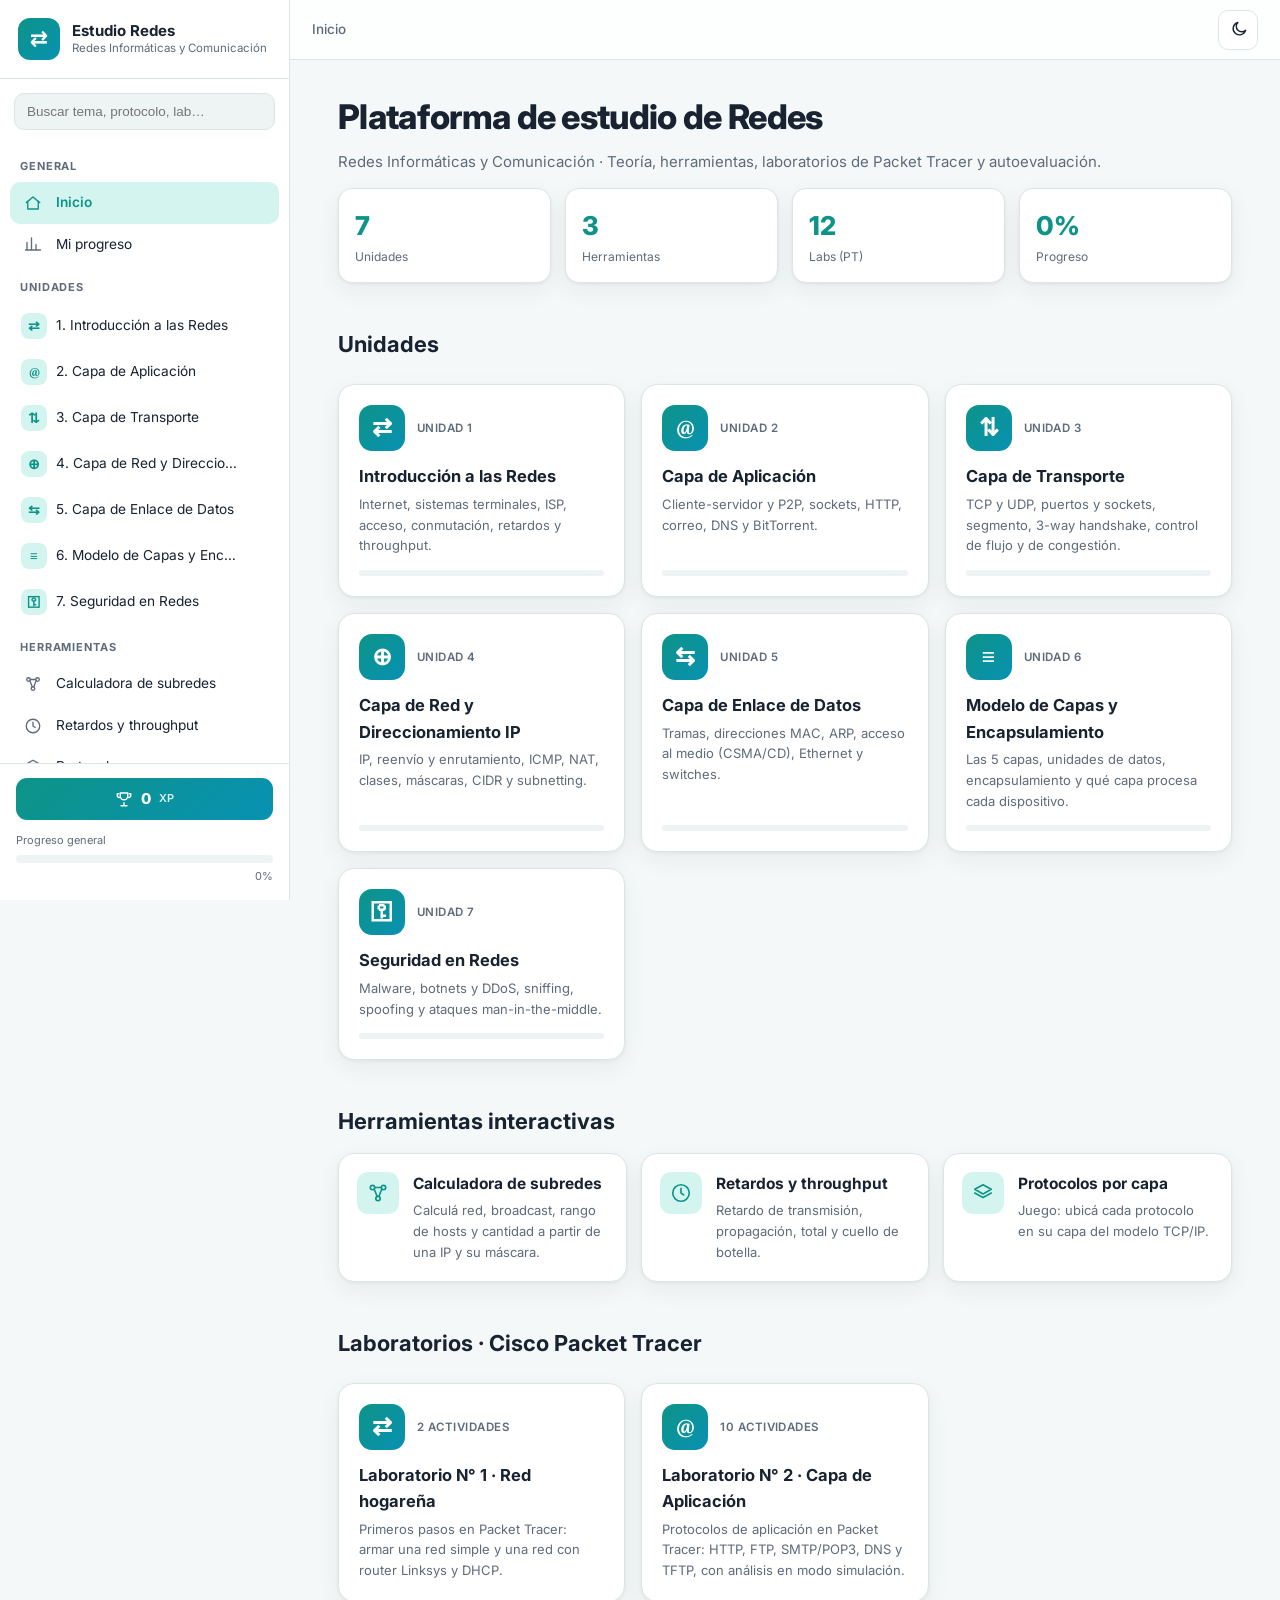
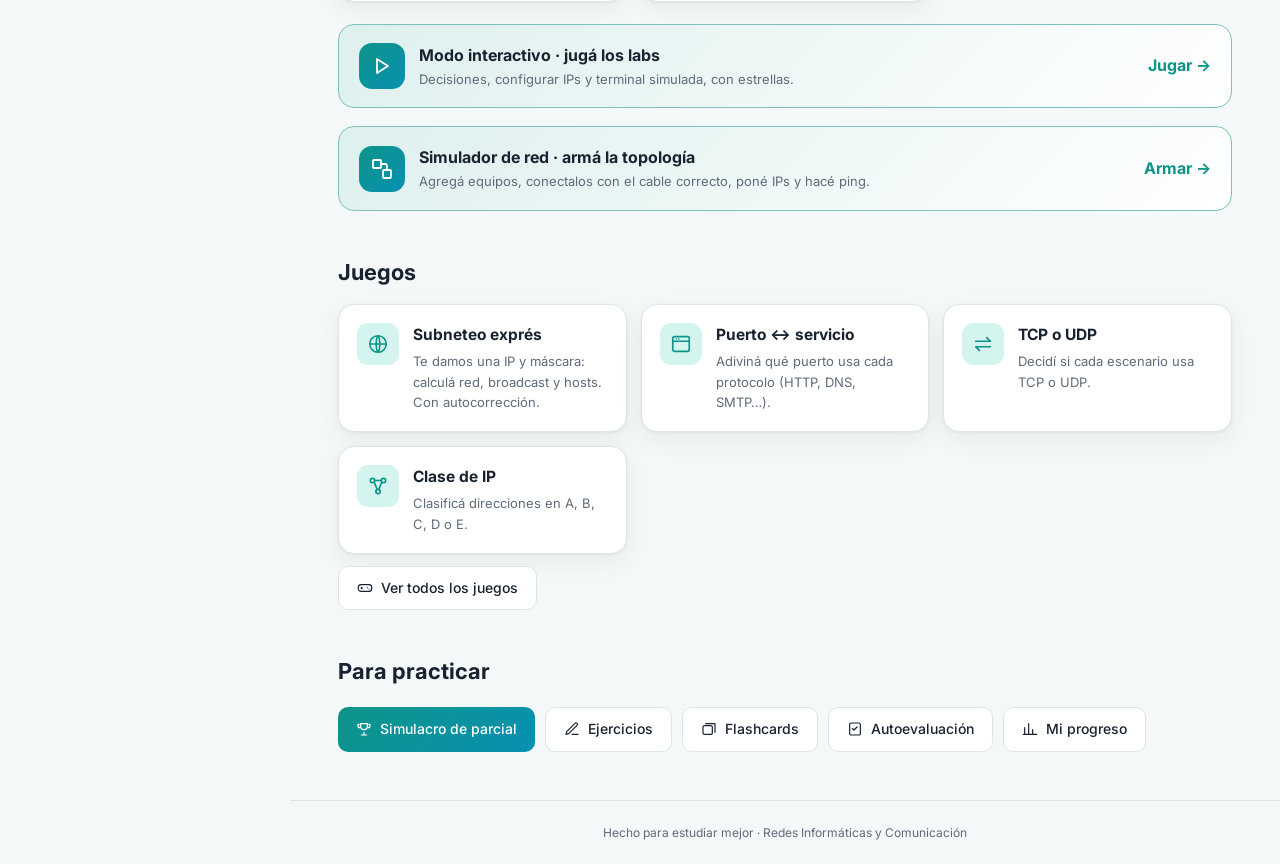
<file: index.html>
<!DOCTYPE html>
<html lang="es">
<head>
  <meta charset="UTF-8" />
  <meta name="viewport" content="width=device-width, initial-scale=1.0, viewport-fit=cover" />
  <meta name="description" content="Plataforma interactiva de estudio de Redes Informáticas y Comunicación: teoría, herramientas, laboratorios de Cisco Packet Tracer, flashcards y autoevaluación." />
  <meta name="theme-color" content="#0d9488" />
  <title>Estudio de Redes · Plataforma interactiva</title>

  <link rel="manifest" href="manifest.webmanifest" />
  <link rel="icon" href="icon-192.png" />
  <link rel="apple-touch-icon" href="icon-180.png" />
  <meta name="apple-mobile-web-app-capable" content="yes" />
  <meta name="apple-mobile-web-app-status-bar-style" content="black-translucent" />
  <meta name="apple-mobile-web-app-title" content="Redes" />

  <link rel="stylesheet" href="css/styles.css" />
  <link rel="preconnect" href="https://fonts.googleapis.com" />
  <link rel="preconnect" href="https://fonts.gstatic.com" crossorigin />
  <link href="https://fonts.googleapis.com/css2?family=Inter:wght@400;500;600;700;800&family=Lora:ital@0;1&display=swap" rel="stylesheet" />
</head>
<body data-theme="light">

  <!-- ======================= SIDEBAR ======================= -->
  <aside class="sidebar" id="sidebar">
    <div class="sidebar__brand">
      <div class="brand__logo">⇄</div>
      <div class="brand__text">
        <strong>Estudio Redes</strong>
        <span>Redes Informáticas y Comunicación</span>
      </div>
      <button class="sidebar__close" id="sidebarClose" aria-label="Cerrar menú">✕</button>
    </div>

    <div class="sidebar__search">
      <input type="search" id="searchInput" placeholder="Buscar tema, protocolo, lab…" autocomplete="off" />
      <div class="search__results" id="searchResults"></div>
    </div>

    <nav class="sidebar__nav" id="mainNav"><!-- generado por JS --></nav>

    <div class="sidebar__footer">
      <div class="xp-badge" id="xpBadge"></div>
      <div class="progress-mini">
        <div class="progress-mini__label">Progreso general</div>
        <div class="progress-bar"><span id="globalProgressBar"></span></div>
        <div class="progress-mini__pct" id="globalProgressPct">0%</div>
      </div>
    </div>
  </aside>
  <div class="sidebar__overlay" id="sidebarOverlay"></div>

  <!-- ======================= MAIN ======================= -->
  <div class="app">
    <header class="topbar">
      <button class="topbar__menu" id="menuToggle" aria-label="Abrir menú">☰</button>
      <div class="topbar__crumbs" id="breadcrumbs">Inicio</div>
      <div class="topbar__actions">
        <button class="icon-btn" id="themeToggle" title="Modo claro / oscuro" aria-label="Cambiar tema">🌙</button>
      </div>
    </header>

    <main class="content" id="content"><!-- generado por JS --></main>

    <footer class="footer">
      <span>Hecho para estudiar mejor · Redes Informáticas y Comunicación</span>
    </footer>
  </div>

  <!-- ======================= SCRIPTS ======================= -->
  <script src="js/data.js"></script>
  <script src="js/decks.js"></script>
  <script src="js/practice.js"></script>
  <script src="js/labs.js"></script>
  <script src="js/lab-sim.js"></script>
  <script src="js/net-sim.js"></script>
  <script src="js/tools.js"></script>
  <script src="js/games.js"></script>
  <script src="js/app.js"></script>
</body>
</html>
</file>
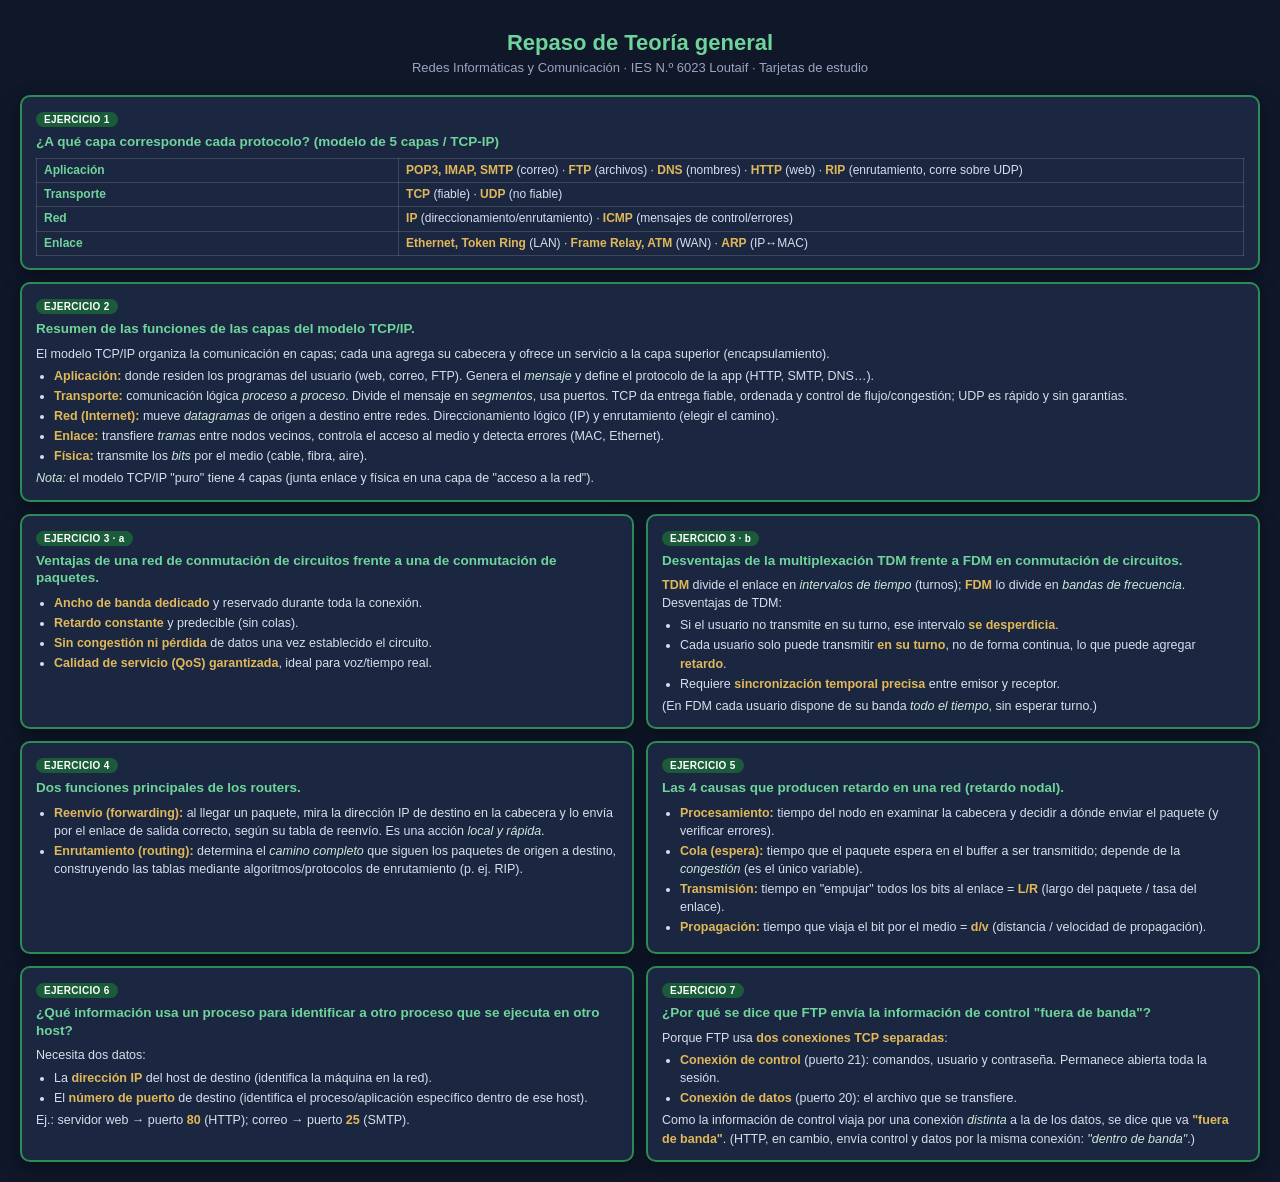
<file: Tarjetas-Parcial-Teoria.html>
<!DOCTYPE html>
<html lang="es">
<head>
<meta charset="UTF-8">
<title>Tarjetas de Estudio </title>
<style>
  * { box-sizing: border-box; }
  body {
    font-family: "Segoe UI", Arial, sans-serif;
    margin: 0; padding: 20px;
    background: #f0f0f0; color: #1a1a1a;
  }
  h1 { text-align: center; color: #1a5b3a; font-size: 22px; margin: 10px 0 4px; }
  .subtitle { text-align: center; color: #555; font-size: 13px; margin-bottom: 20px; }
  .grid { display: grid; grid-template-columns: 1fr 1fr; gap: 12px; }
  .card {
    border: 2px solid #1a5b3a; border-radius: 10px; padding: 12px 14px;
    background: #fff; page-break-inside: avoid; break-inside: avoid;
    box-shadow: 0 1px 3px rgba(0,0,0,0.12);
  }
  .card.wide { grid-column: 1 / -1; }
  .tag {
    display: inline-block; background: #1a5b3a; color: #fff; font-size: 10px;
    font-weight: bold; padding: 2px 8px; border-radius: 10px; margin-bottom: 6px;
    letter-spacing: 0.3px;
  }
  .q { font-weight: bold; font-size: 13.5px; color: #1a5b3a; margin-bottom: 7px; line-height: 1.3; }
  .a { font-size: 12.5px; line-height: 1.45; }
  .a ul { margin: 4px 0; padding-left: 18px; }
  .a li { margin-bottom: 2px; }
  .a strong { color: #b8860b; }
  table.layers { width: 100%; border-collapse: collapse; font-size: 12px; margin-top: 4px; }
  table.layers td { border: 1px solid #cdd9d2; padding: 3px 7px; vertical-align: top; }
  table.layers td.cap { font-weight: bold; color: #1a5b3a; white-space: nowrap; width: 30%; }
  @media print {
    body { background: #fff; padding: 0; }
    .grid { gap: 8px; }
    .card { box-shadow: none; }
    h1 { font-size: 18px; }
    @page { margin: 1cm; }
  }
/* ===== Tema oscuro (solo pantalla; al imprimir queda claro) ===== */
@media screen {
  body { background: #0f1729; color: #e8ecf4; }
  h1 { color: #6fd49b; }
  .subtitle { color: #9aa6c0; }
  .card { background: #1b2740; border-color: #2e8b57; box-shadow: 0 6px 18px rgba(0,0,0,.40); }
  .q { color: #6fd49b; }
  .a { color: #d7deec; }
  .a strong { color: #e0b85a; }
  .a em { color: #cfe6da; }
  table.layers td { border-color: rgba(255,255,255,.14); }
  table.layers td.cap { color: #6fd49b; }
}
</style>
</head>
<body>
<h1>Repaso de Teoría general</h1>
<div class="subtitle">Redes Informáticas y Comunicación · IES N.º 6023 Loutaif · Tarjetas de estudio</div>

<div class="grid">

  <!-- ===== EJERCICIO 1 ===== -->
  <div class="card wide">
    <span class="tag">EJERCICIO 1</span>
    <div class="q">¿A qué capa corresponde cada protocolo? (modelo de 5 capas / TCP-IP)</div>
    <div class="a">
      <table class="layers">
        <tr><td class="cap">Aplicación</td><td><strong>POP3, IMAP, SMTP</strong> (correo) · <strong>FTP</strong> (archivos) · <strong>DNS</strong> (nombres) · <strong>HTTP</strong> (web) · <strong>RIP</strong> (enrutamiento, corre sobre UDP)</td></tr>
        <tr><td class="cap">Transporte</td><td><strong>TCP</strong> (fiable) · <strong>UDP</strong> (no fiable)</td></tr>
        <tr><td class="cap">Red</td><td><strong>IP</strong> (direccionamiento/enrutamiento) · <strong>ICMP</strong> (mensajes de control/errores)</td></tr>
        <tr><td class="cap">Enlace</td><td><strong>Ethernet, Token Ring</strong> (LAN) · <strong>Frame Relay, ATM</strong> (WAN) · <strong>ARP</strong> (IP↔MAC)</td></tr>
      </table>
    </div>
  </div>

  <!-- ===== EJERCICIO 2 ===== -->
  <div class="card wide">
    <span class="tag">EJERCICIO 2</span>
    <div class="q">Resumen de las funciones de las capas del modelo TCP/IP.</div>
    <div class="a">
      El modelo TCP/IP organiza la comunicación en capas; cada una agrega su cabecera y ofrece un servicio a la capa superior (encapsulamiento).
      <ul>
        <li><strong>Aplicación:</strong> donde residen los programas del usuario (web, correo, FTP). Genera el <em>mensaje</em> y define el protocolo de la app (HTTP, SMTP, DNS…).</li>
        <li><strong>Transporte:</strong> comunicación lógica <em>proceso a proceso</em>. Divide el mensaje en <em>segmentos</em>, usa puertos. TCP da entrega fiable, ordenada y control de flujo/congestión; UDP es rápido y sin garantías.</li>
        <li><strong>Red (Internet):</strong> mueve <em>datagramas</em> de origen a destino entre redes. Direccionamiento lógico (IP) y enrutamiento (elegir el camino).</li>
        <li><strong>Enlace:</strong> transfiere <em>tramas</em> entre nodos vecinos, controla el acceso al medio y detecta errores (MAC, Ethernet).</li>
        <li><strong>Física:</strong> transmite los <em>bits</em> por el medio (cable, fibra, aire).</li>
      </ul>
      <em>Nota:</em> el modelo TCP/IP "puro" tiene 4 capas (junta enlace y física en una capa de "acceso a la red").
    </div>
  </div>

  <!-- ===== EJERCICIO 3a ===== -->
  <div class="card">
    <span class="tag">EJERCICIO 3 · a</span>
    <div class="q">Ventajas de una red de conmutación de circuitos frente a una de conmutación de paquetes.</div>
    <div class="a">
      <ul>
        <li><strong>Ancho de banda dedicado</strong> y reservado durante toda la conexión.</li>
        <li><strong>Retardo constante</strong> y predecible (sin colas).</li>
        <li><strong>Sin congestión ni pérdida</strong> de datos una vez establecido el circuito.</li>
        <li><strong>Calidad de servicio (QoS) garantizada</strong>, ideal para voz/tiempo real.</li>
      </ul>
    </div>
  </div>

  <!-- ===== EJERCICIO 3b ===== -->
  <div class="card">
    <span class="tag">EJERCICIO 3 · b</span>
    <div class="q">Desventajas de la multiplexación TDM frente a FDM en conmutación de circuitos.</div>
    <div class="a">
      <strong>TDM</strong> divide el enlace en <em>intervalos de tiempo</em> (turnos); <strong>FDM</strong> lo divide en <em>bandas de frecuencia</em>. Desventajas de TDM:
      <ul>
        <li>Si el usuario no transmite en su turno, ese intervalo <strong>se desperdicia</strong>.</li>
        <li>Cada usuario solo puede transmitir <strong>en su turno</strong>, no de forma continua, lo que puede agregar <strong>retardo</strong>.</li>
        <li>Requiere <strong>sincronización temporal precisa</strong> entre emisor y receptor.</li>
      </ul>
      (En FDM cada usuario dispone de su banda <em>todo el tiempo</em>, sin esperar turno.)
    </div>
  </div>

  <!-- ===== EJERCICIO 4 ===== -->
  <div class="card">
    <span class="tag">EJERCICIO 4</span>
    <div class="q">Dos funciones principales de los routers.</div>
    <div class="a">
      <ul>
        <li><strong>Reenvío (forwarding):</strong> al llegar un paquete, mira la dirección IP de destino en la cabecera y lo envía por el enlace de salida correcto, según su tabla de reenvío. Es una acción <em>local y rápida</em>.</li>
        <li><strong>Enrutamiento (routing):</strong> determina el <em>camino completo</em> que siguen los paquetes de origen a destino, construyendo las tablas mediante algoritmos/protocolos de enrutamiento (p. ej. RIP).</li>
      </ul>
    </div>
  </div>

  <!-- ===== EJERCICIO 5 ===== -->
  <div class="card">
    <span class="tag">EJERCICIO 5</span>
    <div class="q">Las 4 causas que producen retardo en una red (retardo nodal).</div>
    <div class="a">
      <ul>
        <li><strong>Procesamiento:</strong> tiempo del nodo en examinar la cabecera y decidir a dónde enviar el paquete (y verificar errores).</li>
        <li><strong>Cola (espera):</strong> tiempo que el paquete espera en el buffer a ser transmitido; depende de la <em>congestión</em> (es el único variable).</li>
        <li><strong>Transmisión:</strong> tiempo en "empujar" todos los bits al enlace = <strong>L/R</strong> (largo del paquete / tasa del enlace).</li>
        <li><strong>Propagación:</strong> tiempo que viaja el bit por el medio = <strong>d/v</strong> (distancia / velocidad de propagación).</li>
      </ul>
    </div>
  </div>

  <!-- ===== EJERCICIO 6 ===== -->
  <div class="card">
    <span class="tag">EJERCICIO 6</span>
    <div class="q">¿Qué información usa un proceso para identificar a otro proceso que se ejecuta en otro host?</div>
    <div class="a">
      Necesita dos datos:
      <ul>
        <li>La <strong>dirección IP</strong> del host de destino (identifica la máquina en la red).</li>
        <li>El <strong>número de puerto</strong> de destino (identifica el proceso/aplicación específico dentro de ese host).</li>
      </ul>
      Ej.: servidor web → puerto <strong>80</strong> (HTTP); correo → puerto <strong>25</strong> (SMTP).
    </div>
  </div>

  <!-- ===== EJERCICIO 7 ===== -->
  <div class="card">
    <span class="tag">EJERCICIO 7</span>
    <div class="q">¿Por qué se dice que FTP envía la información de control "fuera de banda"?</div>
    <div class="a">
      Porque FTP usa <strong>dos conexiones TCP separadas</strong>:
      <ul>
        <li><strong>Conexión de control</strong> (puerto 21): comandos, usuario y contraseña. Permanece abierta toda la sesión.</li>
        <li><strong>Conexión de datos</strong> (puerto 20): el archivo que se transfiere.</li>
      </ul>
      Como la información de control viaja por una conexión <em>distinta</em> a la de los datos, se dice que va <strong>"fuera de banda"</strong>. (HTTP, en cambio, envía control y datos por la misma conexión: <em>"dentro de banda"</em>.)
    </div>
  </div>

</div>
</body>
</html>
</file>
<file: css/styles.css>
/* ============================================================
   Estudio Redes — Hoja de estilos
   Plataforma de estudio: Redes Informáticas y Comunicación
   Arquitectura espejo de "Estudio Matemática" · acento teal
   ============================================================ */
:root {
  --accent: #0d9488;
  --accent-2: #0891b2;
  --accent-soft: #d4f5ef;
  --ok: #16a34a;
  --ok-soft: #dcfce7;
  --bad: #dc2626;
  --bad-soft: #fee2e2;
  --warn: #d97706;
  --warn-soft: #fef3c7;

  --bg: #f5f8f8;
  --surface: #ffffff;
  --surface-2: #eef3f3;
  --border: #dde6e6;
  --text: #182230;
  --muted: #5f6b7a;
  --shadow: 0 1px 3px rgba(15, 35, 40, .06), 0 8px 24px rgba(15, 35, 40, .06);
  --radius: 16px;
  --sidebar-w: 290px;
  --header-h: 60px;
}

[data-theme="dark"] {
  --accent: #2dd4bf;
  --accent-2: #22d3ee;
  --accent-soft: #0c3b38;
  --ok: #4ade80;
  --ok-soft: #14321f;
  --bad: #f87171;
  --bad-soft: #3a1a1a;
  --warn: #fbbf24;
  --warn-soft: #3a2e10;

  --bg: #0c1116;
  --surface: #131b22;
  --surface-2: #1a242d;
  --border: #283642;
  --text: #e6edf3;
  --muted: #93a1b0;
  --shadow: 0 1px 3px rgba(0,0,0,.4), 0 12px 30px rgba(0,0,0,.35);
}

* { box-sizing: border-box; }
html { scroll-behavior: smooth; }
body {
  margin: 0;
  font-family: 'Inter', system-ui, -apple-system, Segoe UI, Roboto, sans-serif;
  background: var(--bg);
  color: var(--text);
  -webkit-font-smoothing: antialiased;
  line-height: 1.6;
}
a { color: var(--accent); text-decoration: none; }
button { font-family: inherit; cursor: pointer; }

/* ===================== ICONOS + BADGES ===================== */
.ic { width: 18px; height: 18px; flex-shrink: 0; vertical-align: -3px; }
.ic--title { width: 26px; height: 26px; vertical-align: -4px; color: var(--accent); }
.btn .ic { width: 16px; height: 16px; vertical-align: -2px; }
.ubadge {
  display: inline-grid; place-items: center;
  width: 30px; height: 30px; border-radius: 9px; flex-shrink: 0;
  background: var(--accent-soft); color: var(--accent);
  font-weight: 700; font-size: 16px; line-height: 1;
  font-family: 'Lora', Georgia, 'Times New Roman', serif;
}
.ubadge--lg { width: 46px; height: 46px; border-radius: 13px; font-size: 24px;
  background: linear-gradient(135deg, var(--accent), var(--accent-2)); color: #fff; }

/* ===================== SIDEBAR ===================== */
.sidebar {
  position: fixed;
  inset: 0 auto 0 0;
  width: var(--sidebar-w);
  background: var(--surface);
  border-right: 1px solid var(--border);
  display: flex;
  flex-direction: column;
  z-index: 50;
  transition: transform .25s ease;
}
.sidebar__brand {
  display: flex;
  align-items: center;
  gap: 12px;
  padding: 18px 18px;
  border-bottom: 1px solid var(--border);
}
.brand__logo {
  width: 42px; height: 42px;
  border-radius: 12px;
  background: linear-gradient(135deg, var(--accent), var(--accent-2));
  color: #fff;
  display: grid; place-items: center;
  font-size: 22px; font-weight: 800;
  flex-shrink: 0;
}
.brand__text { display: flex; flex-direction: column; line-height: 1.25; }
.brand__text strong { font-size: 15px; }
.brand__text span { font-size: 11.5px; color: var(--muted); }
.sidebar__close { display: none; margin-left: auto; background: none; border: none; color: var(--muted); font-size: 18px; }

.sidebar__search { padding: 14px 14px 6px; position: relative; }
.sidebar__search input {
  width: 100%;
  padding: 10px 12px;
  border: 1px solid var(--border);
  border-radius: 10px;
  background: var(--surface-2);
  color: var(--text);
  font-size: 13.5px;
}
.sidebar__search input:focus { outline: 2px solid var(--accent); outline-offset: 0; }
.search__results {
  position: absolute;
  left: 14px; right: 14px; top: 52px;
  background: var(--surface);
  border: 1px solid var(--border);
  border-radius: 10px;
  box-shadow: var(--shadow);
  z-index: 60;
  max-height: 320px;
  overflow-y: auto;
  display: none;
}
.search__results.open { display: block; }
.search__item { padding: 9px 12px; font-size: 13px; cursor: pointer; border-bottom: 1px solid var(--border); }
.search__item:last-child { border-bottom: none; }
.search__item:hover { background: var(--accent-soft); }
.search__item small { display: block; color: var(--muted); font-size: 11px; }

.sidebar__nav { flex: 1; overflow-y: auto; padding: 8px 10px 20px; }
.nav__group-title {
  font-size: 11px; text-transform: uppercase; letter-spacing: .08em;
  color: var(--muted); padding: 14px 10px 6px; font-weight: 700;
}
.nav__item {
  display: flex; align-items: center; gap: 11px;
  width: 100%;
  padding: 10px 11px;
  border: none; background: none;
  color: var(--text);
  border-radius: 10px;
  font-size: 13.7px;
  text-align: left;
  position: relative;
}
.nav__item:hover { background: var(--surface-2); }
.nav__item.active { background: var(--accent-soft); color: var(--accent); font-weight: 600; }
.nav__item .nav__ic { display: grid; place-items: center; width: 24px; color: var(--muted); }
.nav__item.active .nav__ic { color: var(--accent); }
.nav__item .nav__ic .ubadge { width: 26px; height: 26px; font-size: 14px; border-radius: 8px; }
.nav__label { flex: 1; overflow: hidden; text-overflow: ellipsis; white-space: nowrap; }
.nav__item .nav__check {
  margin-left: auto; color: var(--ok);
  opacity: 0; transition: opacity .2s;
}
.nav__item .nav__check .ic { width: 15px; height: 15px; }
.nav__item.completed .nav__check { opacity: 1; }

.sidebar__footer { padding: 14px 16px; border-top: 1px solid var(--border); }
.progress-mini__label { font-size: 11px; color: var(--muted); margin-bottom: 6px; }
.progress-bar { height: 8px; background: var(--surface-2); border-radius: 99px; overflow: hidden; }
.progress-bar span { display: block; height: 100%; width: 0%; background: linear-gradient(90deg, var(--accent), var(--accent-2)); transition: width .5s ease; }
.progress-mini__pct { font-size: 11px; color: var(--muted); margin-top: 5px; text-align: right; }

.sidebar__overlay {
  position: fixed; inset: 0; background: rgba(0,0,0,.45);
  z-index: 40; opacity: 0; pointer-events: none; transition: opacity .25s;
}
.sidebar__overlay.show { opacity: 1; pointer-events: auto; }

/* ===================== APP / CONTENT ===================== */
.app { margin-left: var(--sidebar-w); min-height: 100vh; display: flex; flex-direction: column; }
.topbar {
  position: sticky; top: 0; z-index: 30;
  height: var(--header-h);
  display: flex; align-items: center; gap: 14px;
  padding: 0 22px;
  background: color-mix(in srgb, var(--surface) 80%, transparent);
  backdrop-filter: blur(10px);
  border-bottom: 1px solid var(--border);
}
.topbar__menu { display: none; background: none; border: none; font-size: 22px; color: var(--text); }
.topbar__crumbs { font-size: 13.5px; color: var(--muted); font-weight: 500; }
.topbar__actions { margin-left: auto; display: flex; gap: 8px; }
.icon-btn {
  width: 40px; height: 40px; border-radius: 10px;
  border: 1px solid var(--border); background: var(--surface);
  display: grid; place-items: center; color: var(--text);
}
.icon-btn .ic { width: 19px; height: 19px; }
.icon-btn:hover { background: var(--surface-2); color: var(--accent); }
.topbar__menu .ic, .sidebar__close .ic { width: 22px; height: 22px; }

.content { flex: 1; padding: 30px clamp(18px, 5vw, 48px); max-width: 1000px; width: 100%; margin: 0 auto; }
.footer { padding: 22px; text-align: center; font-size: 12px; color: var(--muted); border-top: 1px solid var(--border); }
.footer a { color: var(--accent); }

/* ===================== TIPOGRAFÍA CONTENIDO ===================== */
.page-title { font-size: clamp(26px, 4vw, 34px); font-weight: 800; margin: 0 0 6px; letter-spacing: -.02em; }
.page-sub { color: var(--muted); margin: 0 0 26px; font-size: 15px; }
.content h2 { font-size: 22px; font-weight: 700; margin: 38px 0 14px; padding-top: 6px; }
.content h3 { font-size: 17px; font-weight: 700; margin: 26px 0 10px; color: var(--accent); }
.content p { margin: 0 0 14px; }
.content ul, .content ol { margin: 0 0 16px; padding-left: 22px; }
.content li { margin-bottom: 6px; }
.lead { font-size: 16px; }

/* ===================== CARDS / COMPONENTES ===================== */
.card {
  background: var(--surface);
  border: 1px solid var(--border);
  border-radius: var(--radius);
  padding: 22px;
  box-shadow: var(--shadow);
  margin-bottom: 20px;
}
.callout {
  border-left: 4px solid var(--accent);
  background: var(--accent-soft);
  border-radius: 10px;
  padding: 14px 18px;
  margin: 18px 0;
  font-size: 14.5px;
}
.callout.def { border-color: var(--accent); }
.callout.tip { border-color: var(--ok); background: var(--ok-soft); }
.callout.warn { border-color: var(--warn); background: var(--warn-soft); }
.callout strong.callout__tag { display: block; font-size: 11px; text-transform: uppercase; letter-spacing: .06em; margin-bottom: 4px; }

.formula-box, .formula {
  background: var(--surface-2);
  border: 1px solid var(--border);
  border-radius: 12px;
  padding: 14px 18px;
  margin: 14px 0;
  overflow-x: auto;
  text-align: center;
  font-family: ui-monospace, 'SFMono-Regular', Menlo, monospace;
  font-size: 14.5px;
  white-space: pre-line;
}

/* Tabla genérica */
.tbl-wrap { overflow-x: auto; margin: 18px 0; }
table.tbl { border-collapse: collapse; width: 100%; font-size: 14px; min-width: 360px; }
table.tbl th, table.tbl td { border: 1px solid var(--border); padding: 9px 12px; text-align: left; vertical-align: top; }
table.tbl thead th { background: var(--accent-soft); color: var(--accent); font-weight: 700; }
table.tbl tbody tr:nth-child(even) { background: var(--surface-2); }

/* Tabla de capas (protocolo -> capa) usada en las tarjetas */
table.layers { border-collapse: collapse; width: 100%; font-size: 14px; margin: 6px 0; }
table.layers td { border: 1px solid var(--border); padding: 8px 11px; vertical-align: top; }
table.layers td.cap { background: var(--accent-soft); color: var(--accent); font-weight: 700; white-space: nowrap; width: 1%; }

/* Bloque "capa por capa" usado en las tarjetas de detalle */
.layer-block {
  border-left: 4px solid var(--accent);
  background: var(--surface-2);
  border-radius: 0 10px 10px 0;
  padding: 11px 14px; margin: 10px 0; font-size: 13.8px;
}
.layer-block .lh { font-weight: 800; color: var(--accent); margin-bottom: 4px; font-size: 14.5px; }
.tip {
  margin-top: 12px; padding: 10px 14px; border-radius: 10px;
  background: var(--ok-soft); border: 1px solid color-mix(in srgb, var(--ok) 35%, transparent);
  font-size: 13.5px;
}

/* Grid de tarjetas de inicio */
.unit-grid { display: grid; grid-template-columns: repeat(auto-fill, minmax(240px, 1fr)); gap: 16px; margin: 22px 0; }
.unit-card {
  display: flex; flex-direction: column;
  background: var(--surface); border: 1px solid var(--border);
  border-radius: var(--radius); padding: 20px; box-shadow: var(--shadow);
  text-align: left; color: var(--text); transition: transform .15s, box-shadow .15s, border-color .15s;
}
.unit-card:hover { transform: translateY(-3px); box-shadow: 0 10px 30px rgba(15,60,60,.12); border-color: color-mix(in srgb, var(--accent) 40%, var(--border)); }
.unit-card__head { display: flex; align-items: center; gap: 12px; margin-bottom: 12px; }
.unit-card__num { font-size: 11.5px; font-weight: 600; letter-spacing: .04em; text-transform: uppercase; color: var(--muted); }
.unit-card__title { font-size: 16.5px; font-weight: 700; margin-bottom: 4px; }
.unit-card__desc { font-size: 13px; color: var(--muted); flex: 1; }
.unit-card__bar { height: 6px; background: var(--surface-2); border-radius: 99px; margin-top: 14px; overflow: hidden; }
.unit-card__bar span { display: block; height: 100%; background: linear-gradient(90deg, var(--accent), var(--accent-2)); }

.tool-grid { display: grid; grid-template-columns: repeat(auto-fill, minmax(240px, 1fr)); gap: 14px; }
.tool-card {
  display: flex; align-items: flex-start; gap: 14px;
  background: var(--surface); border: 1px solid var(--border);
  border-radius: var(--radius); padding: 18px; box-shadow: var(--shadow);
  color: var(--text); transition: transform .15s, box-shadow .15s, border-color .15s;
}
.tool-card:hover { transform: translateY(-3px); box-shadow: 0 10px 30px rgba(15,60,60,.12); border-color: color-mix(in srgb, var(--accent) 40%, var(--border)); }
.tool-card__ic {
  display: grid; place-items: center; flex-shrink: 0;
  width: 42px; height: 42px; border-radius: 11px;
  background: var(--accent-soft); color: var(--accent);
}
.tool-card__ic .ic { width: 22px; height: 22px; }
.tool-card__title { font-size: 15.5px; font-weight: 700; margin-bottom: 3px; }

/* ===================== EJERCICIOS / LABS ===================== */
.exercise-list { display: flex; flex-direction: column; gap: 14px; margin: 20px 0; }
.exercise {
  background: var(--surface); border: 1px solid var(--border);
  border-radius: var(--radius); padding: 18px 20px; box-shadow: var(--shadow);
}
.exercise__head { display: flex; gap: 14px; align-items: flex-start; }
.exercise__n {
  display: grid; place-items: center; flex-shrink: 0;
  width: 28px; height: 28px; border-radius: 8px;
  background: var(--accent-soft); color: var(--accent); font-weight: 700; font-size: 14px;
}
.exercise__q { font-size: 14.8px; line-height: 1.65; }
.exercise__toggle { margin-top: 14px; font-size: 13.5px; padding: 8px 14px; }
.exercise__toggle.is-open { background: var(--accent-soft); color: var(--accent); border-color: transparent; }
.exercise__sol {
  margin-top: 14px; padding: 16px 18px;
  background: var(--ok-soft); border: 1px solid color-mix(in srgb, var(--ok) 45%, transparent);
  border-radius: 12px; font-size: 14.3px; line-height: 1.7;
  animation: fade .3s ease;
}
.exercise__sol[hidden] { display: none; }

/* Actividades de laboratorio (Packet Tracer) */
.lab-progress { display: flex; align-items: center; gap: 12px; margin: 4px 0 18px; }
.lab-progress .progress-bar { flex: 1; }
.lab-progress__txt { font-size: 12.5px; color: var(--muted); font-weight: 700; white-space: nowrap; }
.lab-progress .btn { padding: 6px 12px; font-size: 12.5px; white-space: nowrap; }

.unit-card__foot { display: flex; justify-content: space-between; align-items: center; margin-top: 8px; font-size: 12px; color: var(--muted); }
.unit-card__foot .stars { color: var(--warn); letter-spacing: 1px; }

.lab-acts { display: flex; flex-direction: column; gap: 12px; }
.lab-act {
  background: var(--surface); border: 1px solid var(--border);
  border-radius: 14px; box-shadow: var(--shadow); overflow: hidden;
  transition: border-color .18s, box-shadow .18s;
}
.lab-act.open { border-color: color-mix(in srgb, var(--accent) 45%, var(--border)); box-shadow: 0 8px 26px rgba(15,60,60,.10); }
.lab-act__head {
  display: flex; align-items: center; gap: 13px;
  width: 100%; text-align: left; border: none; background: none; color: var(--text);
  padding: 15px 18px; font-size: 15px; font-weight: 700;
}
.lab-act__head:hover { background: var(--surface-2); }
.lab-act__title { flex: 1; line-height: 1.35; }
.lab-act__n {
  display: grid; place-items: center; flex-shrink: 0;
  width: 30px; height: 30px; border-radius: 9px;
  background: linear-gradient(135deg, var(--accent), var(--accent-2)); color: #fff; font-size: 13.5px; font-weight: 700;
}
.lab-act__n .ic { width: 17px; height: 17px; }
.lab-act.done .lab-act__n { background: var(--ok); }
.lab-act.done .lab-act__head { color: var(--muted); }
.lab-act__chev { margin-left: auto; color: var(--muted); transition: transform .25s; }
.lab-act.open .lab-act__chev { transform: rotate(90deg); }
.lab-act__body { padding: 4px 18px 18px; font-size: 14.2px; }
.lab-act__body[hidden] { display: none; }

.lab-block { border-radius: 12px; padding: 12px 15px; margin: 0 0 14px; font-size: 13.8px; }
.lab-block__h {
  display: flex; align-items: center; gap: 7px; font-size: 11.5px; font-weight: 800;
  text-transform: uppercase; letter-spacing: .05em; color: var(--accent); margin-bottom: 7px;
}
.lab-block__h .ic { width: 15px; height: 15px; }
.lab-block--goal { background: var(--accent-soft); }
.lab-block--goal ul { margin: 0; padding-left: 18px; }
.lab-block--goal li { margin-bottom: 4px; }
.lab-block--topo { background: var(--surface-2); border: 1px dashed var(--border); }
.lab-block__h--steps { color: var(--muted); margin: 4px 0 8px; }

ol.lab-steps { counter-reset: step; list-style: none; padding-left: 0; margin: 0; }
ol.lab-steps > li {
  position: relative; padding: 8px 0 8px 38px; border-bottom: 1px dashed var(--border); line-height: 1.6;
}
ol.lab-steps > li:last-child { border-bottom: none; }
ol.lab-steps > li::before {
  counter-increment: step; content: counter(step);
  position: absolute; left: 0; top: 7px;
  width: 25px; height: 25px; border-radius: 8px;
  background: var(--accent-soft); border: 1px solid color-mix(in srgb, var(--accent) 30%, transparent);
  color: var(--accent); font-weight: 700; font-size: 12px;
  display: grid; place-items: center;
}
.cmd {
  font-family: ui-monospace, 'SFMono-Regular', Menlo, monospace;
  background: var(--surface-2); border: 1px solid var(--border);
  border-radius: 6px; padding: 1px 6px; font-size: 13px; color: var(--accent);
  white-space: nowrap;
}
.lab-note {
  display: flex; gap: 9px; align-items: flex-start;
  margin-top: 14px; padding: 11px 14px; border-radius: 10px;
  background: var(--warn-soft); border: 1px solid color-mix(in srgb, var(--warn) 35%, transparent);
  font-size: 13.4px;
}
.lab-note .ic { width: 17px; height: 17px; color: var(--warn); flex-shrink: 0; margin-top: 1px; }
.btn--done { background: var(--ok-soft); color: var(--ok); border-color: color-mix(in srgb, var(--ok) 45%, transparent); }
.btn--done:hover { background: var(--ok-soft); filter: brightness(.98); }

/* Botones */
.btn {
  display: inline-flex; align-items: center; gap: 8px;
  padding: 10px 18px; border-radius: 10px; border: 1px solid var(--border);
  background: var(--surface); color: var(--text); font-size: 14px; font-weight: 500;
}
.btn:hover { background: var(--surface-2); }
.btn--primary { background: linear-gradient(135deg, var(--accent), var(--accent-2)); color: #fff; border: none; }
.btn--primary:hover { filter: brightness(1.06); }
.btn--ghost { background: none; }
.btn-row { display: flex; flex-wrap: wrap; gap: 10px; margin: 18px 0; }

.chip {
  display: inline-flex; align-items: center; gap: 7px;
  padding: 5px 12px 5px 6px; border-radius: 99px; font-size: 12px; font-weight: 600;
  background: var(--accent-soft); color: var(--accent);
}
.chip .ubadge { width: 22px; height: 22px; font-size: 13px; border-radius: 7px; }
.chip .ic { width: 15px; height: 15px; }
.chip:has(.ic) { padding-left: 12px; }

/* Pager (anterior/siguiente) */
.pager { display: flex; justify-content: space-between; gap: 12px; margin-top: 40px; }
.pager a { flex: 1; padding: 14px 16px; border: 1px solid var(--border); border-radius: 12px; background: var(--surface); }
.pager a small { display: block; color: var(--muted); font-size: 11px; }
.pager a.next { text-align: right; }
.pager a:hover { border-color: var(--accent); }

/* ===================== HERRAMIENTAS INTERACTIVAS ===================== */
.tool {
  background: var(--surface); border: 1px solid var(--border);
  border-radius: var(--radius); padding: 22px; box-shadow: var(--shadow); margin: 18px 0;
}
.tool label { font-size: 13px; font-weight: 600; color: var(--muted); display: block; margin-bottom: 5px; }
.input, select.input {
  width: 100%; padding: 11px 13px; border: 1px solid var(--border);
  border-radius: 10px; background: var(--surface-2); color: var(--text); font-size: 15px;
}
.input:focus { outline: 2px solid var(--accent); }
.input--mono { font-family: ui-monospace, 'SFMono-Regular', Menlo, monospace; }
.field { margin-bottom: 14px; }
.field-row { display: grid; grid-template-columns: 1fr 1fr; gap: 12px; }
.field-row--3 { grid-template-columns: 1fr 1fr 1fr; }
.op-keys { display: flex; flex-wrap: wrap; gap: 6px; margin: 10px 0; }
.op-keys button {
  padding: 7px 12px; border-radius: 8px; border: 1px solid var(--border);
  background: var(--surface-2); color: var(--text); font-size: 15px; min-width: 40px;
}
.op-keys button:hover { background: var(--accent-soft); color: var(--accent); }
.result-box {
  margin-top: 16px; padding: 16px; border-radius: 12px;
  background: var(--accent-soft); border: 1px dashed var(--accent);
  font-size: 15px; word-break: break-word;
}
.result-box.empty { background: var(--surface-2); border-style: solid; border-color: var(--border); color: var(--muted); }
.result-grid { display: grid; grid-template-columns: auto 1fr; gap: 6px 16px; font-size: 14.5px; }
.result-grid .k { color: var(--muted); }
.result-grid .v { font-family: ui-monospace, monospace; font-weight: 600; word-break: break-all; }
.error-text { color: var(--bad); font-size: 13px; margin-top: 8px; }

/* Conversor binario: octetos */
.octets { display: flex; flex-wrap: wrap; gap: 10px; margin-top: 14px; }
.octet {
  flex: 1; min-width: 120px; text-align: center;
  border: 1px solid var(--border); border-radius: 12px; padding: 10px; background: var(--surface-2);
}
.octet .bits { font-family: ui-monospace, monospace; font-size: 16px; letter-spacing: 2px; color: var(--accent); }
.octet .dec { font-size: 13px; color: var(--muted); margin-top: 4px; }

/* Juego protocolo -> capa */
.layer-game__proto {
  font-size: 30px; font-weight: 800; text-align: center; margin: 8px 0 4px;
  font-family: ui-monospace, monospace; color: var(--accent);
}
.layer-game__opts { display: grid; grid-template-columns: 1fr 1fr; gap: 10px; margin-top: 14px; }
.layer-game__opts button {
  padding: 14px; border-radius: 12px; border: 1.5px solid var(--border);
  background: var(--surface); color: var(--text); font-size: 14.5px; font-weight: 600;
}
.layer-game__opts button:hover:not(:disabled) { border-color: var(--accent); }
.layer-game__opts button.correct { border-color: var(--ok); background: var(--ok-soft); }
.layer-game__opts button.wrong { border-color: var(--bad); background: var(--bad-soft); }
.layer-game__score { text-align: center; font-size: 13px; color: var(--muted); margin-top: 14px; }

/* ===================== QUIZ ===================== */
.quiz-progress { font-size: 12px; color: var(--muted); margin-bottom: 10px; }
.quiz-question { font-size: 17px; font-weight: 600; margin: 6px 0 16px; }
.quiz-options { display: flex; flex-direction: column; gap: 10px; }
.quiz-opt {
  text-align: left; padding: 13px 16px; border: 1.5px solid var(--border);
  border-radius: 12px; background: var(--surface); color: var(--text); font-size: 14.5px;
  display: flex; align-items: center; gap: 10px; transition: .12s;
}
.quiz-opt:hover:not(:disabled) { border-color: var(--accent); }
.quiz-opt .opt-letter {
  width: 26px; height: 26px; border-radius: 7px; background: var(--surface-2);
  display: grid; place-items: center; font-weight: 700; font-size: 13px; flex-shrink: 0;
}
.quiz-opt.correct { border-color: var(--ok); background: var(--ok-soft); }
.quiz-opt.correct .opt-letter { background: var(--ok); color: #fff; }
.quiz-opt.wrong { border-color: var(--bad); background: var(--bad-soft); }
.quiz-opt.wrong .opt-letter { background: var(--bad); color: #fff; }
.quiz-feedback { margin-top: 16px; padding: 14px 16px; border-radius: 12px; font-size: 14px; display: none; }
.quiz-feedback.show { display: block; }
.quiz-feedback.ok { background: var(--ok-soft); border: 1px solid var(--ok); }
.quiz-feedback.no { background: var(--bad-soft); border: 1px solid var(--bad); }
.quiz-score-ring { font-size: 44px; font-weight: 800; color: var(--accent); }

/* Flashcards */
.flashcard { perspective: 1200px; height: 280px; margin: 20px 0; cursor: pointer; }
.flashcard__inner {
  position: relative; width: 100%; height: 100%;
  transition: transform .5s; transform-style: preserve-3d;
}
.flashcard.flipped .flashcard__inner { transform: rotateY(180deg); }
.flashcard__face {
  position: absolute; inset: 0; backface-visibility: hidden;
  border-radius: var(--radius); border: 1px solid var(--border);
  display: flex; flex-direction: column; justify-content: center;
  padding: 24px; box-shadow: var(--shadow); overflow-y: auto;
}
.flashcard__face--front { background: var(--surface); align-items: center; text-align: center; }
.flashcard__face--back { background: var(--accent-soft); transform: rotateY(180deg); }
.flashcard__hint { position: absolute; bottom: 10px; left: 0; right: 0; text-align: center; font-size: 11px; color: var(--muted); }
.flashcard__q { font-size: 18px; font-weight: 700; }
.flashcard__a { font-size: 14.5px; line-height: 1.65; }
.flashcard__a ul { margin: 6px 0; padding-left: 20px; }
.flashcard__tag {
  position: absolute; top: 12px; left: 14px; font-size: 11px; font-weight: 700;
  color: var(--accent); background: var(--surface); border: 1px solid var(--border);
  border-radius: 99px; padding: 2px 10px;
}

/* badges de progreso */
.stat-row { display: flex; flex-wrap: wrap; gap: 14px; margin: 8px 0 24px; }
.stat {
  flex: 1; min-width: 120px; background: var(--surface); border: 1px solid var(--border);
  border-radius: 14px; padding: 16px; box-shadow: var(--shadow);
}
.stat__num { font-size: 26px; font-weight: 800; color: var(--accent); }
.stat__label { font-size: 12px; color: var(--muted); }

.hidden { display: none !important; }
.center { text-align: center; }
.muted { color: var(--muted); }
.mt-0 { margin-top: 0; }

/* ===================== RESPONSIVE ===================== */
@media (max-width: 920px) {
  .sidebar { transform: translateX(-100%); box-shadow: var(--shadow); }
  .sidebar.open { transform: translateX(0); }
  .sidebar__close { display: block; }
  .app { margin-left: 0; }
  .topbar__menu { display: block; }
}
@media (max-width: 540px) {
  .field-row, .field-row--3 { grid-template-columns: 1fr; }
  .content { padding: 22px 16px; }
  .pager { flex-direction: column; }
  .layer-game__opts { grid-template-columns: 1fr; }
}

/* ===================== MODO INTERACTIVO (LAB SIM) ===================== */
.sim-top { display: flex; align-items: center; gap: 12px; margin: 4px 0 16px; }
.sim-top .progress-bar { flex: 1; }
.sim-count { font-size: 12.5px; color: var(--muted); white-space: nowrap; }
.sim-stars { letter-spacing: 2px; font-size: 16px; color: var(--warn); }
.sim-stars .off { color: var(--border); }

.sim-card {
  background: var(--surface); border: 1px solid var(--border);
  border-radius: var(--radius); padding: 22px; box-shadow: var(--shadow); margin-bottom: 18px;
}
.sim-kind {
  display: inline-flex; align-items: center; gap: 7px; font-size: 11px; font-weight: 700;
  text-transform: uppercase; letter-spacing: .06em; color: var(--accent);
  background: var(--accent-soft); border-radius: 99px; padding: 4px 11px; margin-bottom: 12px;
}
.sim-q { font-size: 17px; font-weight: 600; margin: 0 0 16px; }
.sim-hint { font-size: 12.5px; color: var(--muted); margin-top: 10px; }

/* Terminal simulada */
.term {
  background: #0b1220; border: 1px solid #1e2a3e; border-radius: 12px;
  padding: 14px 16px; font-family: ui-monospace, 'SFMono-Regular', Menlo, monospace;
  font-size: 13.5px; color: #cfe3ff; line-height: 1.6;
}
.term-log { white-space: pre-wrap; margin-bottom: 6px; }
.term-log .ok { color: #4ade80; }
.term-log .err { color: #f87171; }
.term-log .dim { color: #7d8aa3; }
.term-row { display: flex; align-items: center; gap: 8px; }
.term-prompt { color: #2dd4bf; flex-shrink: 0; }
.term-input {
  flex: 1; background: none; border: none; outline: none;
  color: #cfe3ff; font-family: inherit; font-size: 13.5px; caret-color: #2dd4bf;
}

/* Configurar IP */
.sim-dev { border: 1px solid var(--border); border-radius: 12px; padding: 14px 16px; margin-bottom: 12px; background: var(--surface-2); }
.sim-dev__name { font-weight: 700; margin-bottom: 10px; display: flex; align-items: center; gap: 8px; }
.sim-dev__name .dot { width: 10px; height: 10px; border-radius: 50%; background: var(--accent); }

/* Ordenar pasos */
.order-seq {
  display: flex; flex-direction: column; gap: 8px; margin-bottom: 14px;
  min-height: 48px; border: 1px dashed var(--border); border-radius: 12px; padding: 10px;
}
.order-seq:empty::after { content: "Tocá las fichas en el orden correcto…"; color: var(--muted); font-size: 13px; }
.order-pool { display: flex; flex-wrap: wrap; gap: 8px; }
.order-chip {
  text-align: left; padding: 10px 14px; border-radius: 10px; border: 1.5px solid var(--border);
  background: var(--surface); color: var(--text); font-size: 14px;
}
.order-chip:hover:not(:disabled) { border-color: var(--accent); }
.order-chip.placed { background: var(--accent-soft); border-color: var(--accent); color: var(--accent); }
.order-seq .order-chip { display: flex; gap: 10px; align-items: center; }
.order-seq .order-chip .num {
  width: 22px; height: 22px; border-radius: 6px; background: var(--accent); color: #fff;
  display: grid; place-items: center; font-size: 12px; font-weight: 700; flex-shrink: 0;
}
.order-seq .order-chip.bad { border-color: var(--bad); background: var(--bad-soft); color: var(--bad); }

.play-cta {
  display: flex; align-items: center; gap: 14px;
  border: 1px solid color-mix(in srgb, var(--accent) 45%, var(--border));
  background: linear-gradient(135deg, color-mix(in srgb, var(--accent) 14%, var(--surface)), var(--surface));
  border-radius: var(--radius); padding: 18px 20px; color: var(--text);
  margin: 18px 0; transition: transform .15s, box-shadow .15s;
}
.play-cta:hover { transform: translateY(-3px); box-shadow: 0 12px 30px rgba(15,60,60,.16); }
.play-cta__ic { display: grid; place-items: center; width: 46px; height: 46px; border-radius: 13px;
  background: linear-gradient(135deg, var(--accent), var(--accent-2)); color: #fff; flex-shrink: 0; }
.play-cta__ic .ic { width: 24px; height: 24px; }
.play-cta__t { flex: 1; }
.play-cta__t strong { font-size: 16px; }
.play-cta__t div { font-size: 13px; color: var(--muted); }
.play-cta__go { color: var(--accent); font-weight: 700; }

@media (max-width: 540px) { .play-cta__go { display: none; } }

/* ===================== SIMULADOR DE TOPOLOGÍA ===================== */
.net-palette { display: flex; flex-wrap: wrap; gap: 8px; margin: 8px 0 12px; }
.net-palette button {
  display: inline-flex; align-items: center; gap: 8px;
  padding: 9px 14px; border-radius: 10px; border: 1px solid var(--border);
  background: var(--surface); color: var(--text); font-size: 13.5px; font-weight: 600;
}
.net-palette button:hover { border-color: var(--accent); background: var(--surface-2); }
.net-palette .ic { width: 18px; height: 18px; color: var(--accent); }

.net-bar { display: flex; flex-wrap: wrap; gap: 8px; margin-bottom: 12px; align-items: center; }
.net-bar .net-mode {
  display: inline-flex; align-items: center; gap: 7px; padding: 8px 14px; border-radius: 10px;
  border: 1px solid var(--border); background: var(--surface); color: var(--text); font-size: 13.5px; font-weight: 600;
}
.net-bar .net-mode.active { background: var(--accent); color: #fff; border-color: var(--accent); }
.net-bar .net-tip { font-size: 12.5px; color: var(--muted); }

.netcanvas {
  position: relative; width: 100%; height: 380px;
  background:
    linear-gradient(var(--border) 1px, transparent 1px) 0 0 / 24px 24px,
    linear-gradient(90deg, var(--border) 1px, transparent 1px) 0 0 / 24px 24px,
    var(--surface);
  background-blend-mode: normal;
  border: 1px solid var(--border); border-radius: var(--radius); overflow: hidden; touch-action: none;
}
[data-theme="dark"] .netcanvas { background:
    linear-gradient(rgba(255,255,255,.04) 1px, transparent 1px) 0 0 / 24px 24px,
    linear-gradient(90deg, rgba(255,255,255,.04) 1px, transparent 1px) 0 0 / 24px 24px,
    var(--surface); }
.netcanvas svg { position: absolute; inset: 0; width: 100%; height: 100%; pointer-events: none; }
.netcanvas svg line { stroke: var(--accent); stroke-width: 3; }
.netcanvas svg line.bad { stroke: var(--bad); stroke-dasharray: 6 5; }
.net-linklabel { font-size: 10px; fill: var(--muted); }

.netnode {
  position: absolute; transform: translate(-50%, -50%);
  display: flex; flex-direction: column; align-items: center; gap: 3px;
  cursor: grab; user-select: none; width: 76px; text-align: center;
}
.netnode:active { cursor: grabbing; }
.netnode__box {
  width: 50px; height: 50px; border-radius: 12px; display: grid; place-items: center;
  background: var(--surface); border: 2px solid var(--accent); color: var(--accent);
  box-shadow: var(--shadow);
}
.netnode.sel .netnode__box { outline: 3px solid color-mix(in srgb, var(--accent) 40%, transparent); }
.netnode.host-bad .netnode__box { border-color: var(--warn); color: var(--warn); }
.netnode__box .ic { width: 26px; height: 26px; }
.netnode__name { font-size: 11px; font-weight: 700; }
.netnode__ip { font-size: 9.5px; color: var(--muted); font-family: ui-monospace, monospace; line-height: 1.1; }

.net-pop {
  position: absolute; z-index: 5; width: 220px;
  background: var(--surface); border: 1px solid var(--border); border-radius: 12px;
  box-shadow: var(--shadow); padding: 12px;
}
.net-pop h4 { margin: 0 0 8px; font-size: 13.5px; }
.net-pop .input { font-size: 13px; padding: 8px 10px; margin-bottom: 8px; }
.net-pop .net-pop__row { display: flex; gap: 8px; }
.net-pop .btn { padding: 7px 12px; font-size: 12.5px; }

.cable-ask {
  position: absolute; inset: 0; background: rgba(0,0,0,.35); display: grid; place-items: center; z-index: 8;
}
.cable-ask__box { background: var(--surface); border: 1px solid var(--border); border-radius: 14px; padding: 18px; text-align: center; max-width: 280px; box-shadow: var(--shadow); }
.cable-ask__box p { margin: 0 0 12px; font-size: 14px; }

.net-ping { display: flex; flex-wrap: wrap; gap: 8px; align-items: center; margin: 14px 0; }
.net-ping select.input { width: auto; min-width: 120px; padding: 8px 10px; font-size: 13px; }
.net-ping__out { margin-top: 10px; }

.net-check { list-style: none; padding: 0; margin: 14px 0 0; }
.net-check li { display: flex; align-items: center; gap: 10px; padding: 8px 0; border-bottom: 1px dashed var(--border); font-size: 14px; }
.net-check li:last-child { border-bottom: none; }
.net-check .mk { width: 22px; height: 22px; border-radius: 6px; display: grid; place-items: center; flex-shrink: 0; font-size: 13px; font-weight: 700; }
.net-check li.ok .mk { background: var(--ok-soft); color: var(--ok); }
.net-check li.no .mk { background: var(--surface-2); color: var(--muted); }
.net-mission-done {
  margin-top: 16px; padding: 16px; border-radius: 12px; text-align: center;
  background: var(--ok-soft); border: 1px solid var(--ok);
}

/* ===================== PUNTOS / XP ===================== */
.xp-badge {
  display: flex; align-items: center; justify-content: center; gap: 8px;
  margin-bottom: 12px; padding: 9px 12px; border-radius: 11px;
  background: linear-gradient(135deg, var(--accent), var(--accent-2)); color: #fff;
  font-weight: 800; font-size: 15px;
}
.xp-badge .ic { width: 18px; height: 18px; }
.xp-badge small { font-weight: 600; opacity: .85; font-size: 11px; }

.xp-total { font-size: 40px; font-weight: 800; color: var(--accent); line-height: 1; }
.xp-row { display: flex; align-items: center; gap: 12px; margin: 10px 0; font-size: 13.5px; }
.xp-row .xp-lbl { width: 112px; color: var(--muted); flex-shrink: 0; }
.xp-row .progress-bar { flex: 1; }
.xp-row .xp-val { width: 58px; text-align: right; font-weight: 700; color: var(--accent); }
.xp-soon {
  margin-top: 16px; padding: 14px 16px; border-radius: 12px; text-align: center;
  background: var(--accent-soft); border: 1px dashed var(--accent); font-size: 13.5px;
}

/* Animaciones suaves al entrar */
.fade-in { animation: fade .35s ease; }
@keyframes fade { from { opacity: 0; transform: translateY(8px); } to { opacity: 1; transform: none; } }

/* ===================== JUEGOS ===================== */
.game-mc__score { text-align: center; font-size: 13px; color: var(--muted); margin-bottom: 14px; }
.game-mc__q { font-size: 18px; font-weight: 700; text-align: center; margin-bottom: 16px; line-height: 1.4; }
.game-ip {
  display: inline-block; margin-top: 8px; padding: 6px 14px; border-radius: 10px;
  background: var(--accent-soft); color: var(--accent); font-weight: 800;
  font-family: ui-monospace, "SF Mono", Menlo, Consolas, monospace; font-size: 17px;
}
.stars-mini { color: var(--warn); letter-spacing: 1px; font-size: 12px; }
.game-end__stars { display: block; color: var(--warn); font-size: 34px; letter-spacing: 4px; margin-bottom: 8px; }
.game-end .quiz-score-ring { margin: 0 auto 6px; }

/* Memotest */
.memo-grid { display: grid; grid-template-columns: repeat(3, 1fr); gap: 10px; margin: 6px 0 14px; }
.memo-card {
  min-height: 78px; padding: 8px; border: 1px solid var(--border); border-radius: 12px;
  background: var(--accent); color: transparent; cursor: pointer; font-size: 13px; font-weight: 600;
  display: grid; place-items: center; text-align: center; transition: background .2s, color .2s, transform .15s;
}
.memo-card > span { background: linear-gradient(135deg, var(--accent), var(--accent-2)); width: 100%; height: 100%; border-radius: 8px; display: grid; place-items: center; }
.memo-card.flip { background: var(--surface); color: var(--text); }
.memo-card.flip > span { background: none; }
.memo-card.done { background: var(--ok-soft); color: var(--ok); border-color: var(--ok); cursor: default; }
.memo-card.done > span { background: none; }
@media (max-width: 600px) { .memo-grid { grid-template-columns: repeat(2, 1fr); } }

/* Ordená la secuencia */
.seq-target { display: flex; flex-direction: column; gap: 8px; min-height: 12px; margin-bottom: 14px; }
.seq-step {
  display: flex; align-items: center; gap: 10px; padding: 11px 14px; border-radius: 10px;
  background: var(--ok-soft); border: 1px solid var(--ok); color: var(--text); font-weight: 600; font-size: 14px;
}
.seq-step__n { display: grid; place-items: center; width: 22px; height: 22px; border-radius: 99px; background: var(--ok); color: #fff; font-size: 12px; flex-shrink: 0; }
.seq-pool { display: flex; flex-direction: column; gap: 10px; }
.seq-chip {
  padding: 12px 14px; border: 1px solid var(--border); border-radius: 10px; background: var(--surface);
  color: var(--text); font-size: 14px; font-weight: 600; cursor: pointer; text-align: left; transition: border-color .15s;
}
.seq-chip:hover:not(:disabled) { border-color: var(--accent); }
.seq-chip:disabled { opacity: .35; cursor: default; }
.seq-chip.shake { animation: shake .4s; border-color: var(--bad); }
@keyframes shake { 0%,100% { transform: translateX(0); } 25% { transform: translateX(-6px); } 75% { transform: translateX(6px); } }

/* Subneteo exprés */
.sn-ok { color: var(--ok); font-weight: 800; }
.sn-no { color: var(--bad); font-weight: 700; }

/* ===================== SIMULACRO DE PARCIAL ===================== */
.exam-bar {
  display: flex; align-items: center; justify-content: space-between; gap: 16px; flex-wrap: wrap;
  margin-bottom: 18px;
}
.exam-timer {
  font-family: ui-monospace, "SF Mono", Menlo, Consolas, monospace; font-size: 24px; font-weight: 800;
  color: var(--accent); padding: 8px 16px; border-radius: 12px; background: var(--accent-soft);
  position: sticky; top: 70px; min-width: 84px; text-align: center;
}
.exam-timer.danger { color: var(--bad); background: var(--bad-soft); animation: pulse 1s infinite; }
@keyframes pulse { 50% { opacity: .55; } }
.exam-q { margin-bottom: 14px; }
.exam-q__head { display: flex; align-items: center; gap: 10px; font-size: 12.5px; margin-bottom: 10px; }
.exam-q__n { display: grid; place-items: center; width: 24px; height: 24px; border-radius: 99px; background: var(--accent); color: #fff; font-weight: 700; font-size: 12px; flex-shrink: 0; }
.exam-q .quiz-opt.sel { border-color: var(--accent); background: var(--accent-soft); font-weight: 600; }
.exam-q--ok { border-color: color-mix(in srgb, var(--ok) 40%, var(--border)); }
.exam-q--no { border-color: color-mix(in srgb, var(--bad) 40%, var(--border)); }
</file>
